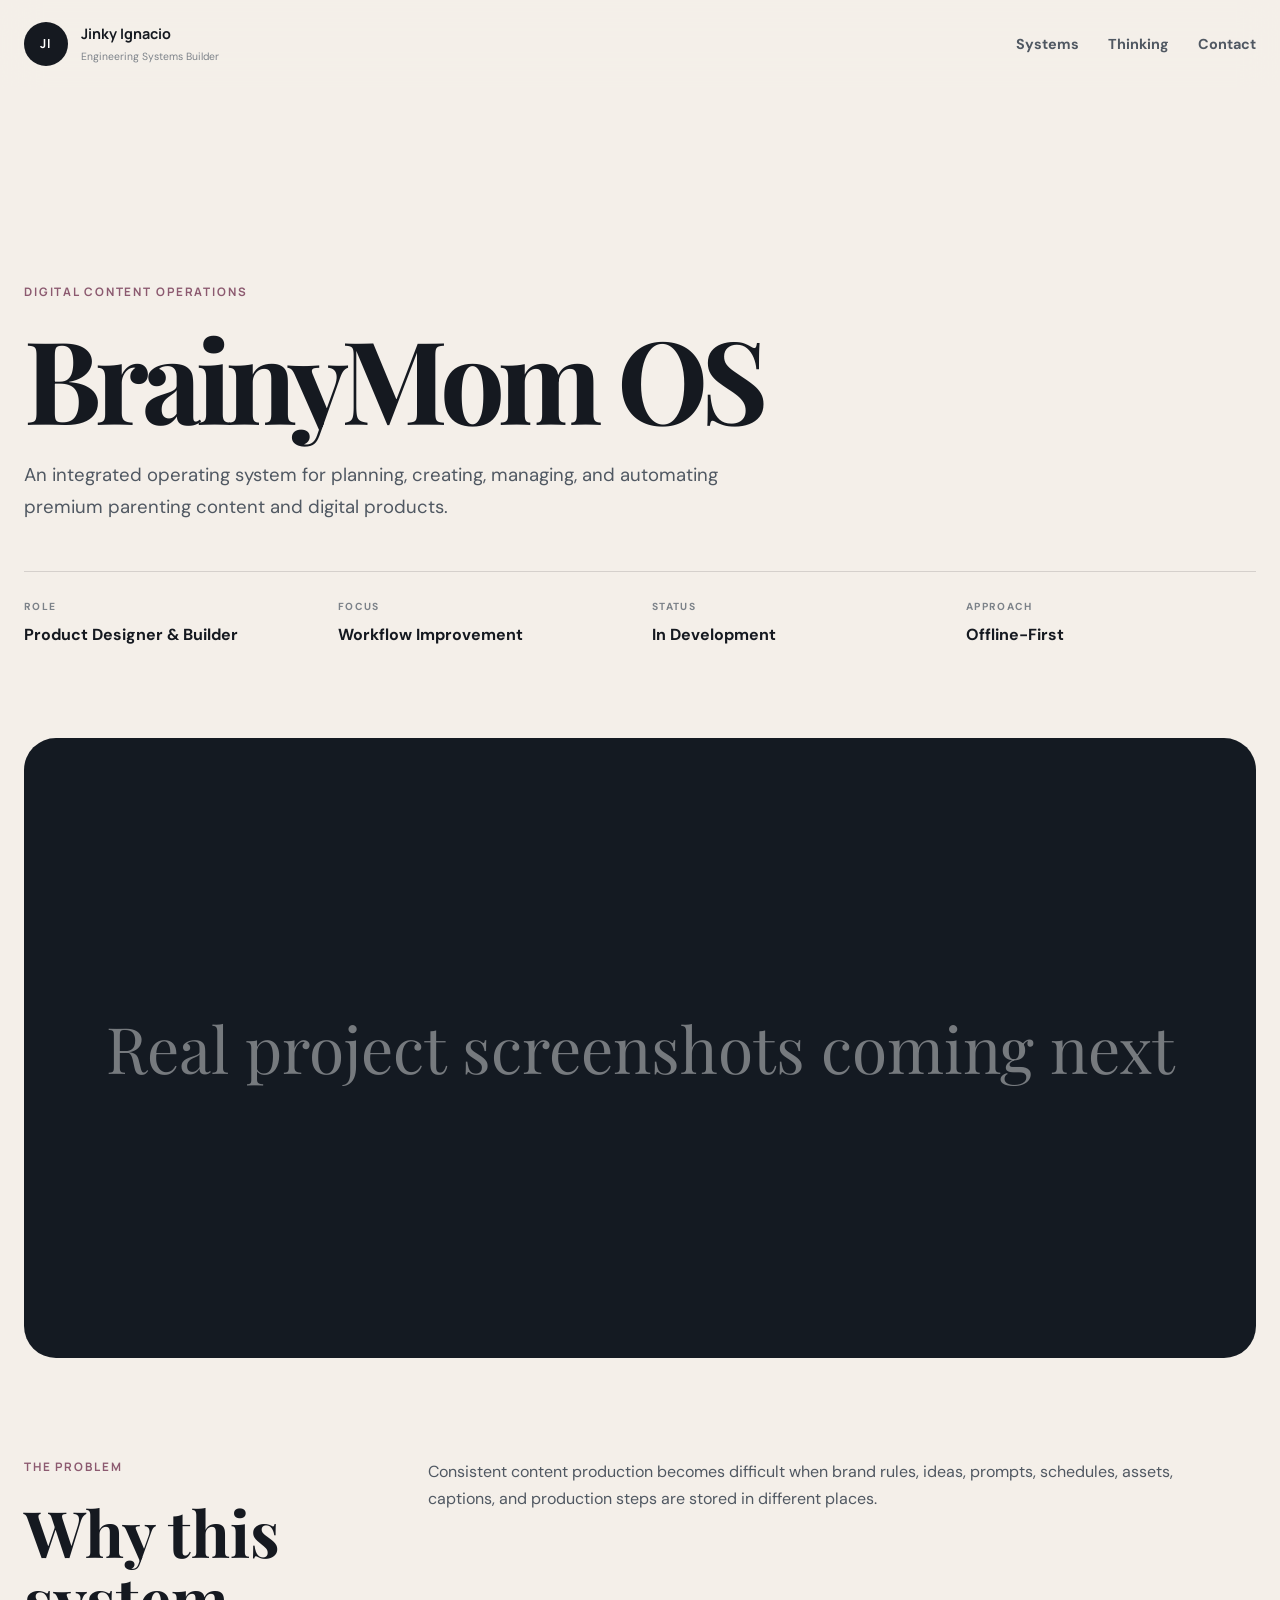
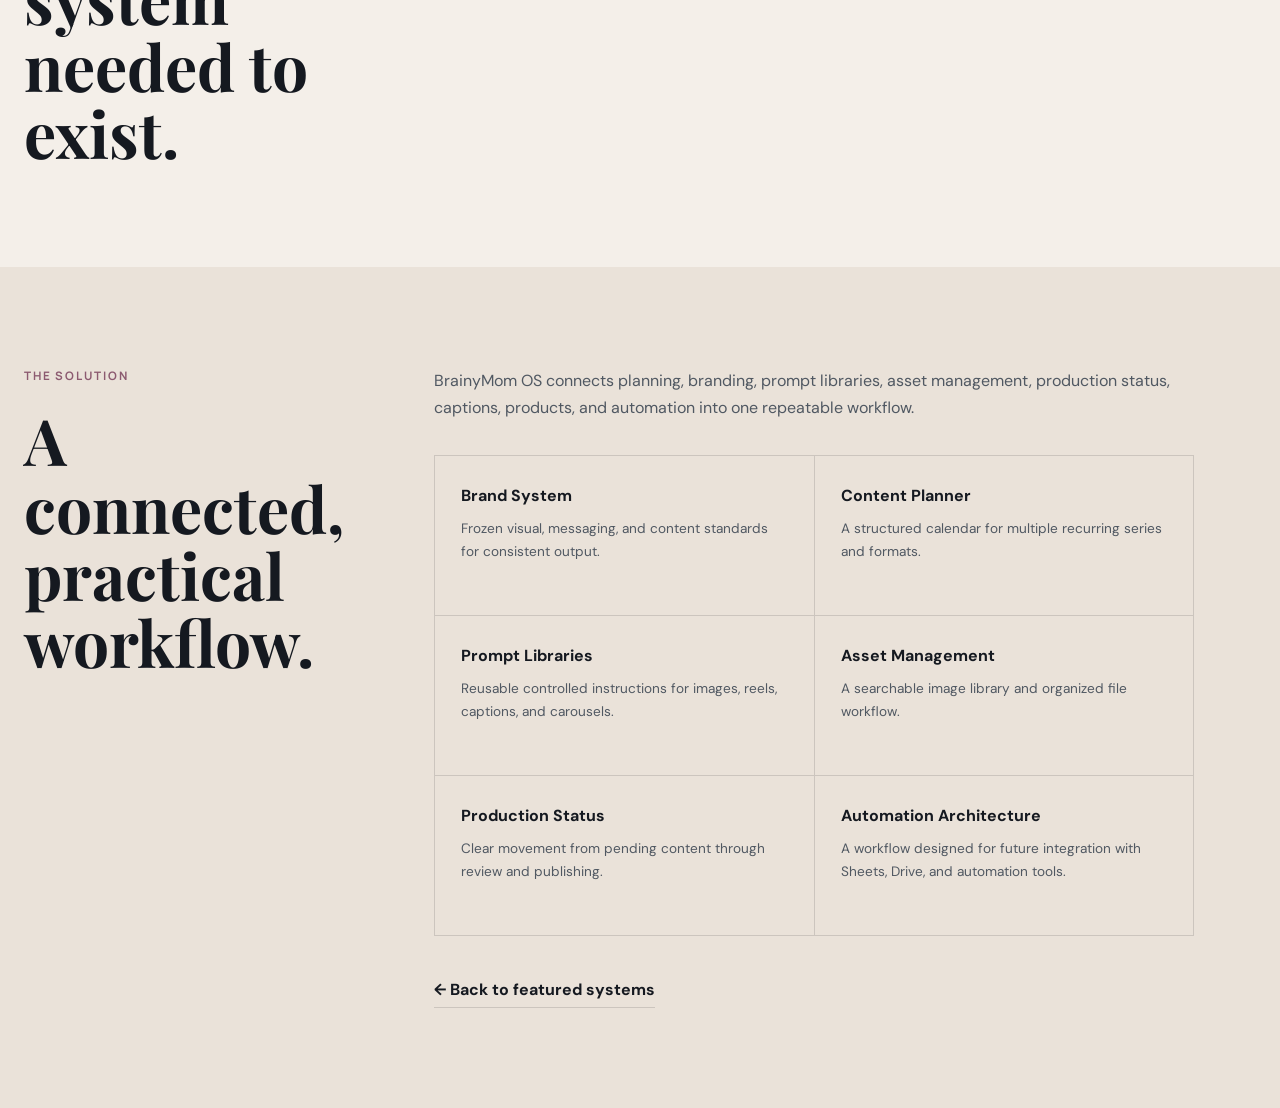
<file: projects/brainymom.html>
<!DOCTYPE html>
<html lang="en">
<head>
  <meta charset="UTF-8" />
  <meta name="viewport" content="width=device-width, initial-scale=1.0" />
  <title>BrainyMom OS | Jinky Ignacio</title>
  <link rel="preconnect" href="https://fonts.googleapis.com">
  <link rel="preconnect" href="https://fonts.gstatic.com" crossorigin>
  <link href="https://fonts.googleapis.com/css2?family=DM+Sans:wght@400;500;600;700&family=Manrope:wght@500;600;700&family=Playfair+Display:ital,wght@0,600;0,700;1,600&display=swap" rel="stylesheet">
  <link rel="stylesheet" href="../assets/css/project.css" />
</head>
<body>
  <header class="site-header scrolled">
    <div class="container nav-wrap">
      <a class="brand" href="../index.html">
        <span class="monogram">JI</span>
        <span class="brand-copy"><strong>Jinky Ignacio</strong><small>Engineering Systems Builder</small></span>
      </a>
      <nav class="nav-links">
        <a href="../index.html#systems">Systems</a>
        <a href="../index.html#thinking">Thinking</a>
        <a href="../index.html#contact">Contact</a>
      </nav>
    </div>
  </header>

  <main>
    <section class="case-hero">
      <div class="container">
        <p class="eyebrow">Digital Content Operations</p>
        <h1>BrainyMom OS</h1>
        <p class="case-intro">An integrated operating system for planning, creating, managing, and automating premium parenting content and digital products.</p>

        <div class="case-meta">
          <div><small>Role</small><strong>Product Designer & Builder</strong></div>
          <div><small>Focus</small><strong>Workflow Improvement</strong></div>
          <div><small>Status</small><strong>In Development</strong></div>
          <div><small>Approach</small><strong>Offline-First</strong></div>
        </div>
      </div>
    </section>

    <section class="container">
      <div class="case-banner">Real project screenshots coming next</div>
    </section>

    <section class="case-section">
      <div class="container case-grid">
        <div><p class="eyebrow">The Problem</p><h2>Why this system needed to exist.</h2></div>
        <div class="case-body"><p>Consistent content production becomes difficult when brand rules, ideas, prompts, schedules, assets, captions, and production steps are stored in different places.</p></div>
      </div>
    </section>

    <section class="case-section" style="background:var(--soft)">
      <div class="container case-grid">
        <div><p class="eyebrow">The Solution</p><h2>A connected, practical workflow.</h2></div>
        <div class="case-body">
          <p>BrainyMom OS connects planning, branding, prompt libraries, asset management, production status, captions, products, and automation into one repeatable workflow.</p>
          <div class="feature-list"><div><strong>Brand System</strong><p>Frozen visual, messaging, and content standards for consistent output.</p></div>
<div><strong>Content Planner</strong><p>A structured calendar for multiple recurring series and formats.</p></div>
<div><strong>Prompt Libraries</strong><p>Reusable controlled instructions for images, reels, captions, and carousels.</p></div>
<div><strong>Asset Management</strong><p>A searchable image library and organized file workflow.</p></div>
<div><strong>Production Status</strong><p>Clear movement from pending content through review and publishing.</p></div>
<div><strong>Automation Architecture</strong><p>A workflow designed for future integration with Sheets, Drive, and automation tools.</p></div></div>
          <a class="back-link" href="../index.html#systems">← Back to featured systems</a>
        </div>
      </div>
    </section>
  </main>

  <script src="../assets/js/main.js"></script>
</body>
</html>
</file>
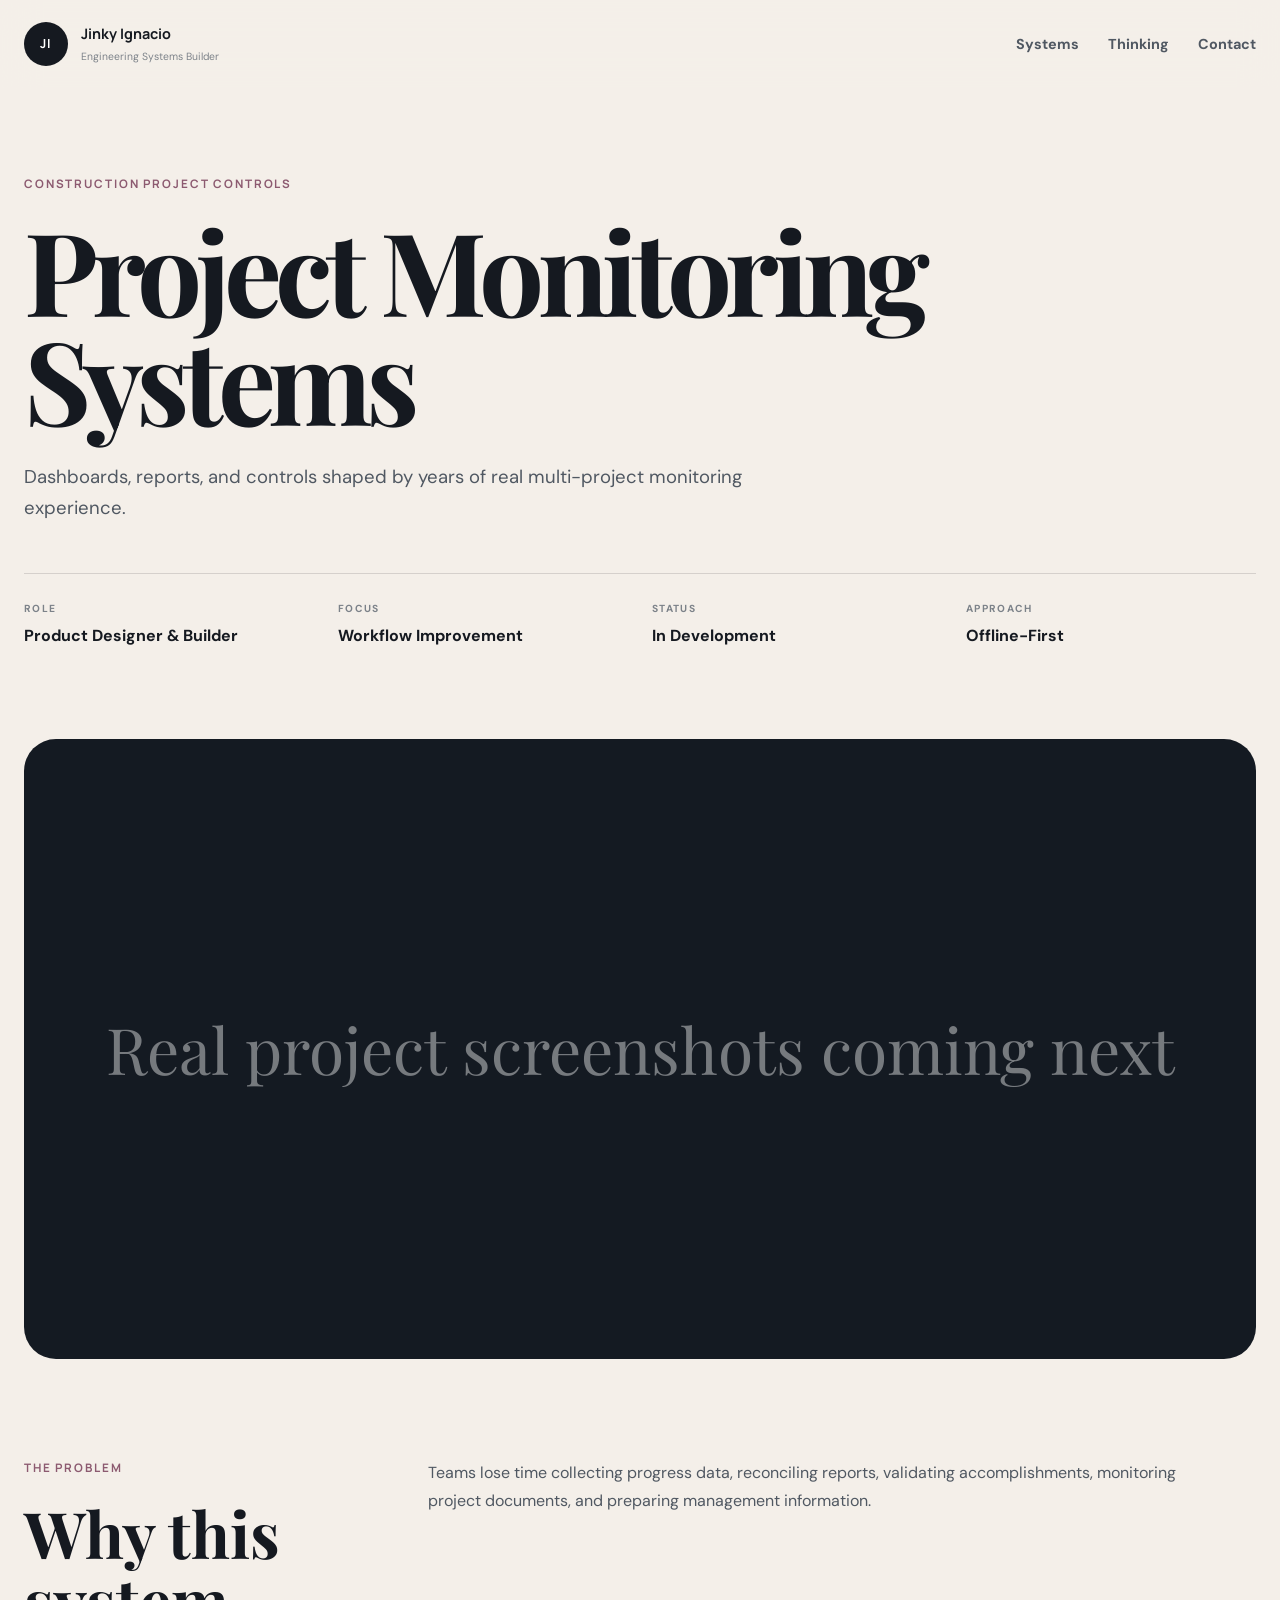
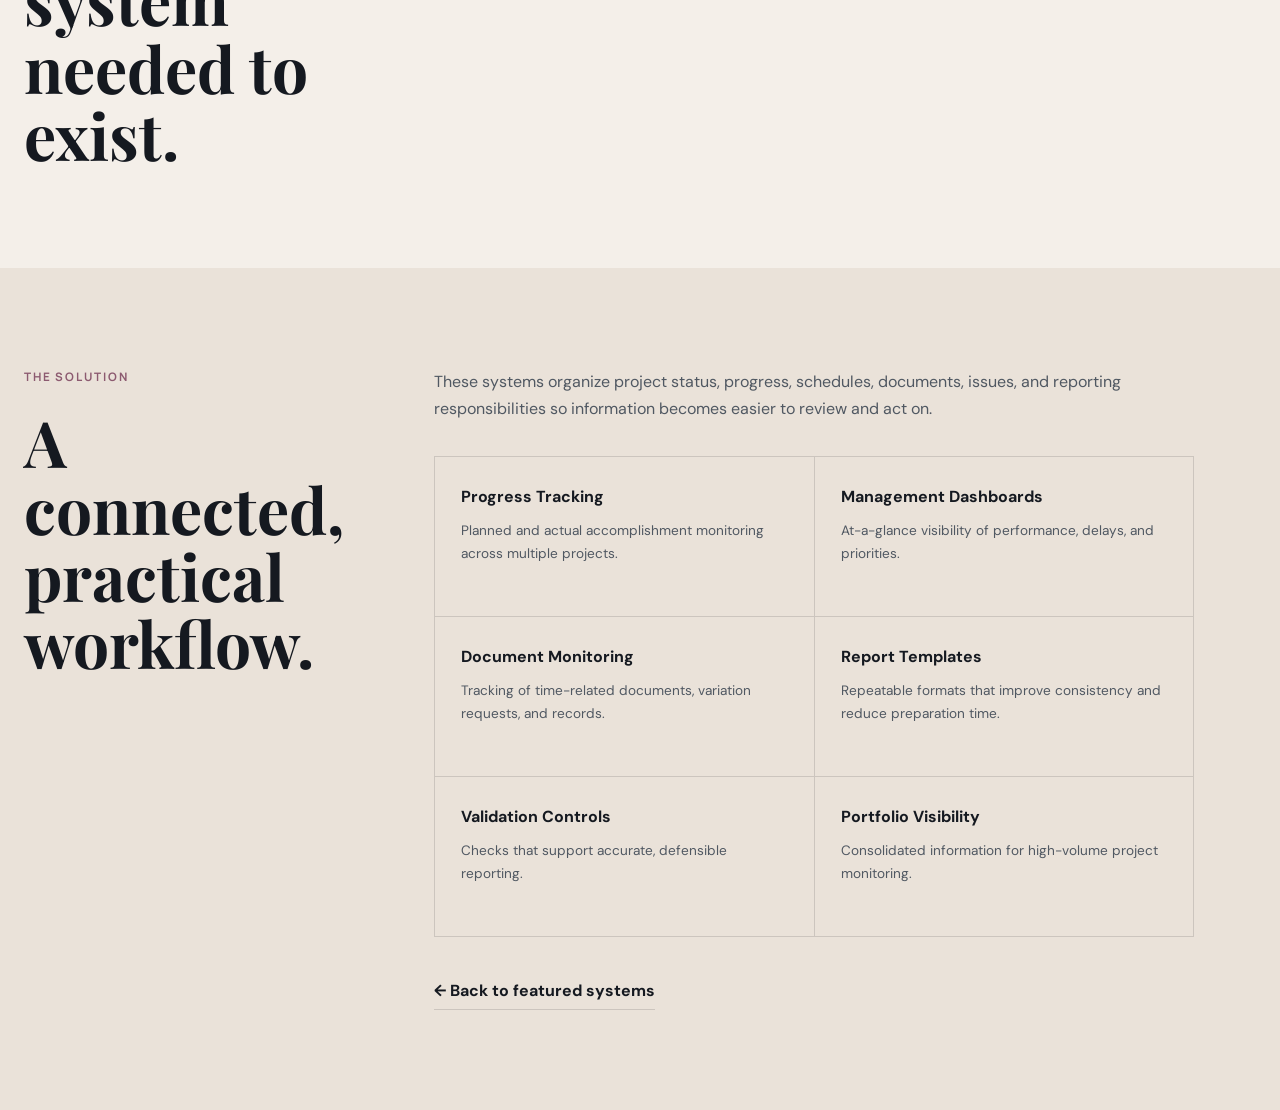
<file: projects/monitoring.html>
<!DOCTYPE html>
<html lang="en">
<head>
  <meta charset="UTF-8" />
  <meta name="viewport" content="width=device-width, initial-scale=1.0" />
  <title>Project Monitoring Systems | Jinky Ignacio</title>
  <link rel="preconnect" href="https://fonts.googleapis.com">
  <link rel="preconnect" href="https://fonts.gstatic.com" crossorigin>
  <link href="https://fonts.googleapis.com/css2?family=DM+Sans:wght@400;500;600;700&family=Manrope:wght@500;600;700&family=Playfair+Display:ital,wght@0,600;0,700;1,600&display=swap" rel="stylesheet">
  <link rel="stylesheet" href="../assets/css/project.css" />
</head>
<body>
  <header class="site-header scrolled">
    <div class="container nav-wrap">
      <a class="brand" href="../index.html">
        <span class="monogram">JI</span>
        <span class="brand-copy"><strong>Jinky Ignacio</strong><small>Engineering Systems Builder</small></span>
      </a>
      <nav class="nav-links">
        <a href="../index.html#systems">Systems</a>
        <a href="../index.html#thinking">Thinking</a>
        <a href="../index.html#contact">Contact</a>
      </nav>
    </div>
  </header>

  <main>
    <section class="case-hero">
      <div class="container">
        <p class="eyebrow">Construction Project Controls</p>
        <h1>Project Monitoring Systems</h1>
        <p class="case-intro">Dashboards, reports, and controls shaped by years of real multi-project monitoring experience.</p>

        <div class="case-meta">
          <div><small>Role</small><strong>Product Designer & Builder</strong></div>
          <div><small>Focus</small><strong>Workflow Improvement</strong></div>
          <div><small>Status</small><strong>In Development</strong></div>
          <div><small>Approach</small><strong>Offline-First</strong></div>
        </div>
      </div>
    </section>

    <section class="container">
      <div class="case-banner">Real project screenshots coming next</div>
    </section>

    <section class="case-section">
      <div class="container case-grid">
        <div><p class="eyebrow">The Problem</p><h2>Why this system needed to exist.</h2></div>
        <div class="case-body"><p>Teams lose time collecting progress data, reconciling reports, validating accomplishments, monitoring project documents, and preparing management information.</p></div>
      </div>
    </section>

    <section class="case-section" style="background:var(--soft)">
      <div class="container case-grid">
        <div><p class="eyebrow">The Solution</p><h2>A connected, practical workflow.</h2></div>
        <div class="case-body">
          <p>These systems organize project status, progress, schedules, documents, issues, and reporting responsibilities so information becomes easier to review and act on.</p>
          <div class="feature-list"><div><strong>Progress Tracking</strong><p>Planned and actual accomplishment monitoring across multiple projects.</p></div>
<div><strong>Management Dashboards</strong><p>At-a-glance visibility of performance, delays, and priorities.</p></div>
<div><strong>Document Monitoring</strong><p>Tracking of time-related documents, variation requests, and records.</p></div>
<div><strong>Report Templates</strong><p>Repeatable formats that improve consistency and reduce preparation time.</p></div>
<div><strong>Validation Controls</strong><p>Checks that support accurate, defensible reporting.</p></div>
<div><strong>Portfolio Visibility</strong><p>Consolidated information for high-volume project monitoring.</p></div></div>
          <a class="back-link" href="../index.html#systems">← Back to featured systems</a>
        </div>
      </div>
    </section>
  </main>

  <script src="../assets/js/main.js"></script>
</body>
</html>
</file>
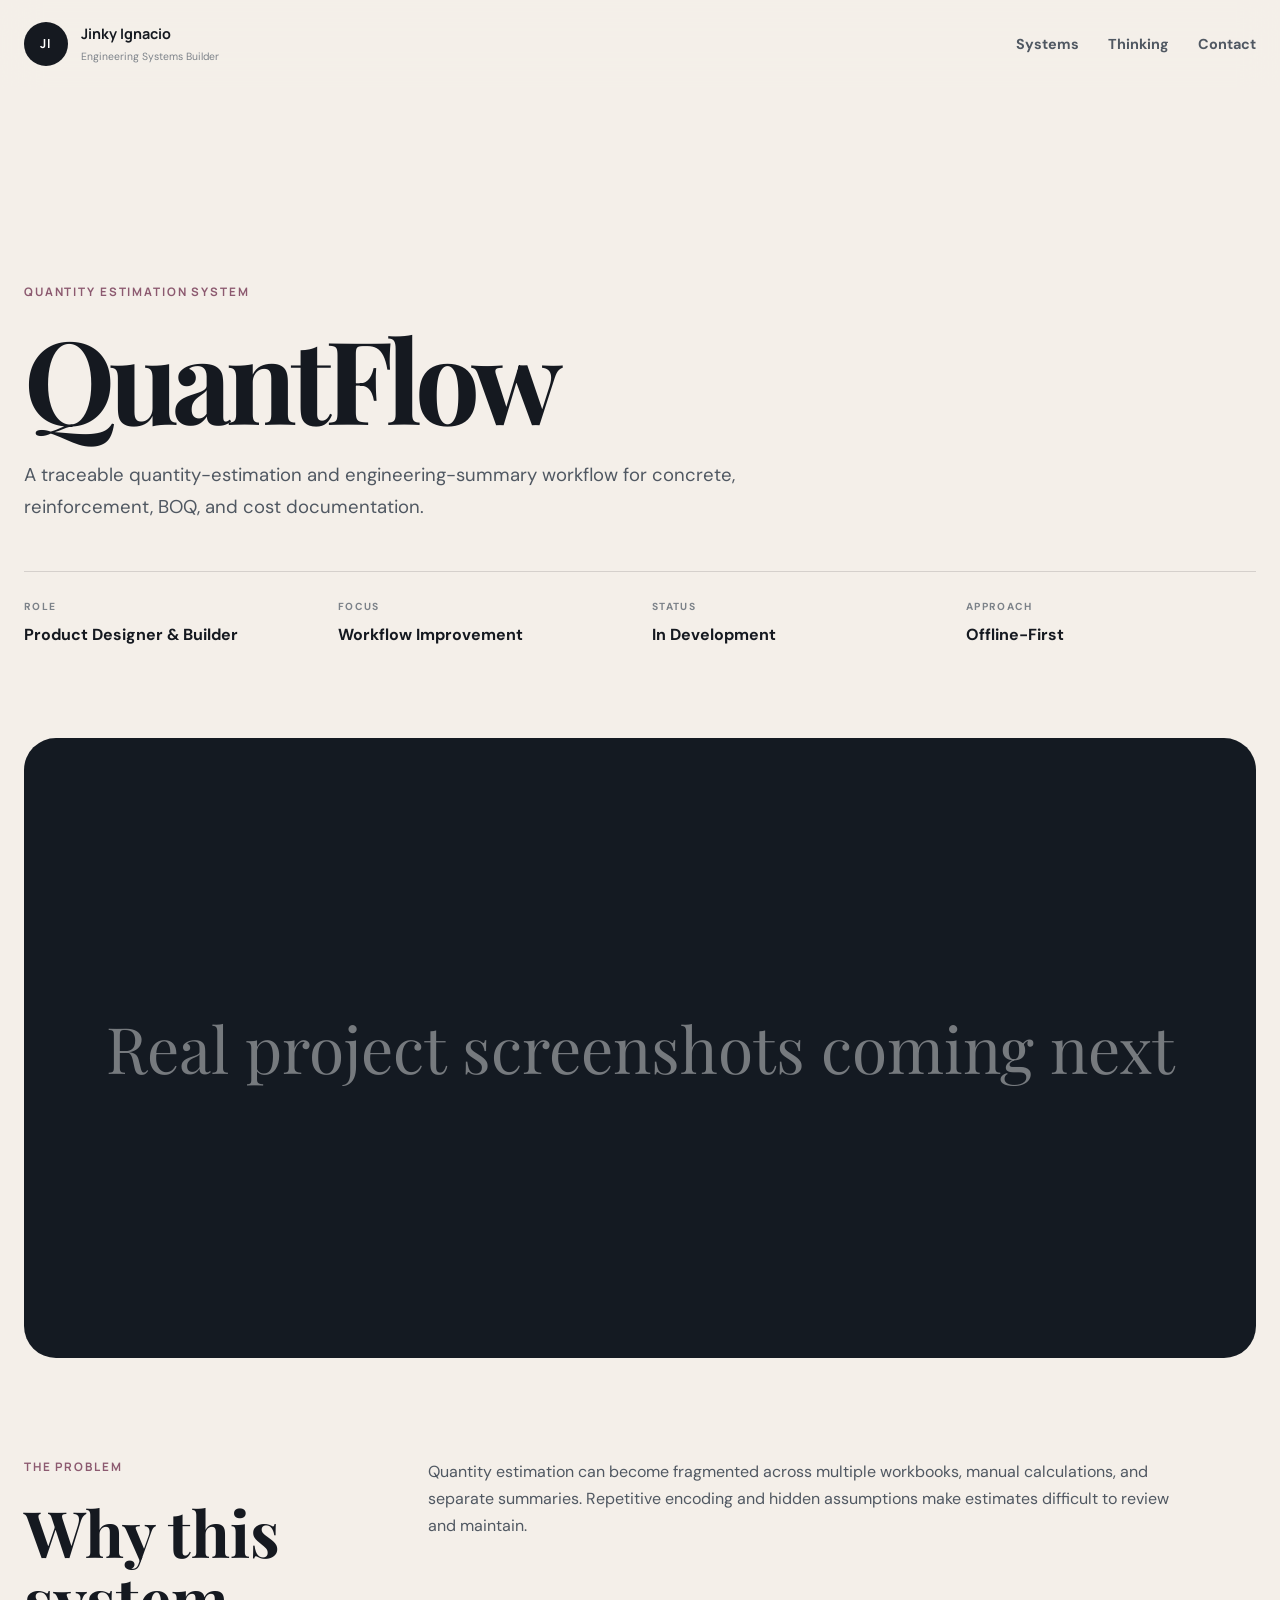
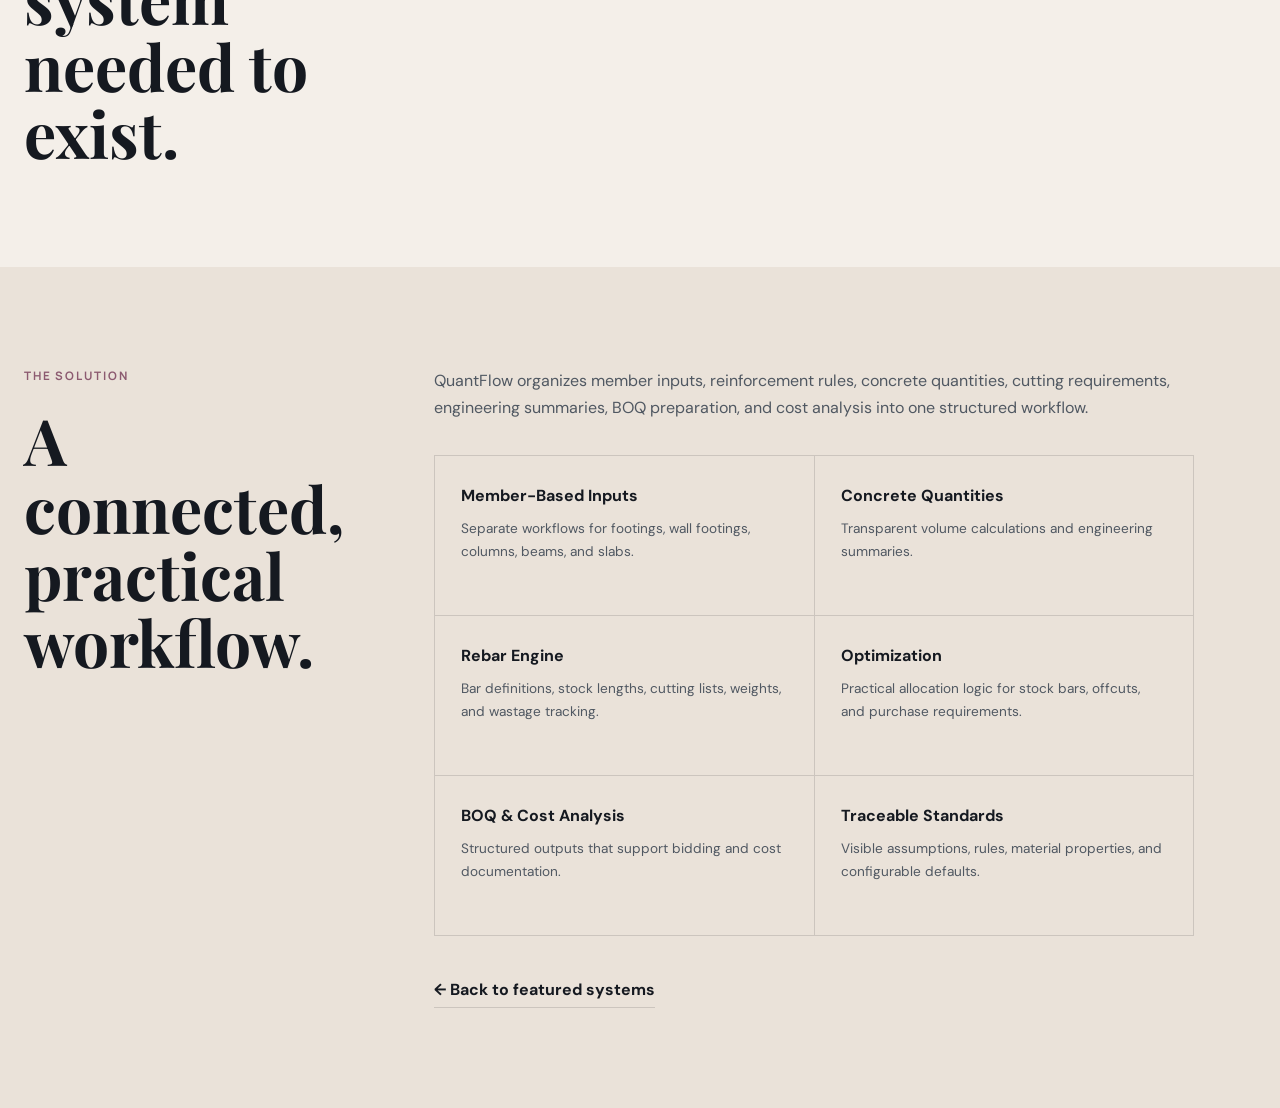
<file: projects/quantflow.html>
<!DOCTYPE html>
<html lang="en">
<head>
  <meta charset="UTF-8" />
  <meta name="viewport" content="width=device-width, initial-scale=1.0" />
  <title>QuantFlow | Jinky Ignacio</title>
  <link rel="preconnect" href="https://fonts.googleapis.com">
  <link rel="preconnect" href="https://fonts.gstatic.com" crossorigin>
  <link href="https://fonts.googleapis.com/css2?family=DM+Sans:wght@400;500;600;700&family=Manrope:wght@500;600;700&family=Playfair+Display:ital,wght@0,600;0,700;1,600&display=swap" rel="stylesheet">
  <link rel="stylesheet" href="../assets/css/project.css" />
</head>
<body>
  <header class="site-header scrolled">
    <div class="container nav-wrap">
      <a class="brand" href="../index.html">
        <span class="monogram">JI</span>
        <span class="brand-copy"><strong>Jinky Ignacio</strong><small>Engineering Systems Builder</small></span>
      </a>
      <nav class="nav-links">
        <a href="../index.html#systems">Systems</a>
        <a href="../index.html#thinking">Thinking</a>
        <a href="../index.html#contact">Contact</a>
      </nav>
    </div>
  </header>

  <main>
    <section class="case-hero">
      <div class="container">
        <p class="eyebrow">Quantity Estimation System</p>
        <h1>QuantFlow</h1>
        <p class="case-intro">A traceable quantity-estimation and engineering-summary workflow for concrete, reinforcement, BOQ, and cost documentation.</p>

        <div class="case-meta">
          <div><small>Role</small><strong>Product Designer & Builder</strong></div>
          <div><small>Focus</small><strong>Workflow Improvement</strong></div>
          <div><small>Status</small><strong>In Development</strong></div>
          <div><small>Approach</small><strong>Offline-First</strong></div>
        </div>
      </div>
    </section>

    <section class="container">
      <div class="case-banner">Real project screenshots coming next</div>
    </section>

    <section class="case-section">
      <div class="container case-grid">
        <div><p class="eyebrow">The Problem</p><h2>Why this system needed to exist.</h2></div>
        <div class="case-body"><p>Quantity estimation can become fragmented across multiple workbooks, manual calculations, and separate summaries. Repetitive encoding and hidden assumptions make estimates difficult to review and maintain.</p></div>
      </div>
    </section>

    <section class="case-section" style="background:var(--soft)">
      <div class="container case-grid">
        <div><p class="eyebrow">The Solution</p><h2>A connected, practical workflow.</h2></div>
        <div class="case-body">
          <p>QuantFlow organizes member inputs, reinforcement rules, concrete quantities, cutting requirements, engineering summaries, BOQ preparation, and cost analysis into one structured workflow.</p>
          <div class="feature-list"><div><strong>Member-Based Inputs</strong><p>Separate workflows for footings, wall footings, columns, beams, and slabs.</p></div>
<div><strong>Concrete Quantities</strong><p>Transparent volume calculations and engineering summaries.</p></div>
<div><strong>Rebar Engine</strong><p>Bar definitions, stock lengths, cutting lists, weights, and wastage tracking.</p></div>
<div><strong>Optimization</strong><p>Practical allocation logic for stock bars, offcuts, and purchase requirements.</p></div>
<div><strong>BOQ & Cost Analysis</strong><p>Structured outputs that support bidding and cost documentation.</p></div>
<div><strong>Traceable Standards</strong><p>Visible assumptions, rules, material properties, and configurable defaults.</p></div></div>
          <a class="back-link" href="../index.html#systems">← Back to featured systems</a>
        </div>
      </div>
    </section>
  </main>

  <script src="../assets/js/main.js"></script>
</body>
</html>
</file>
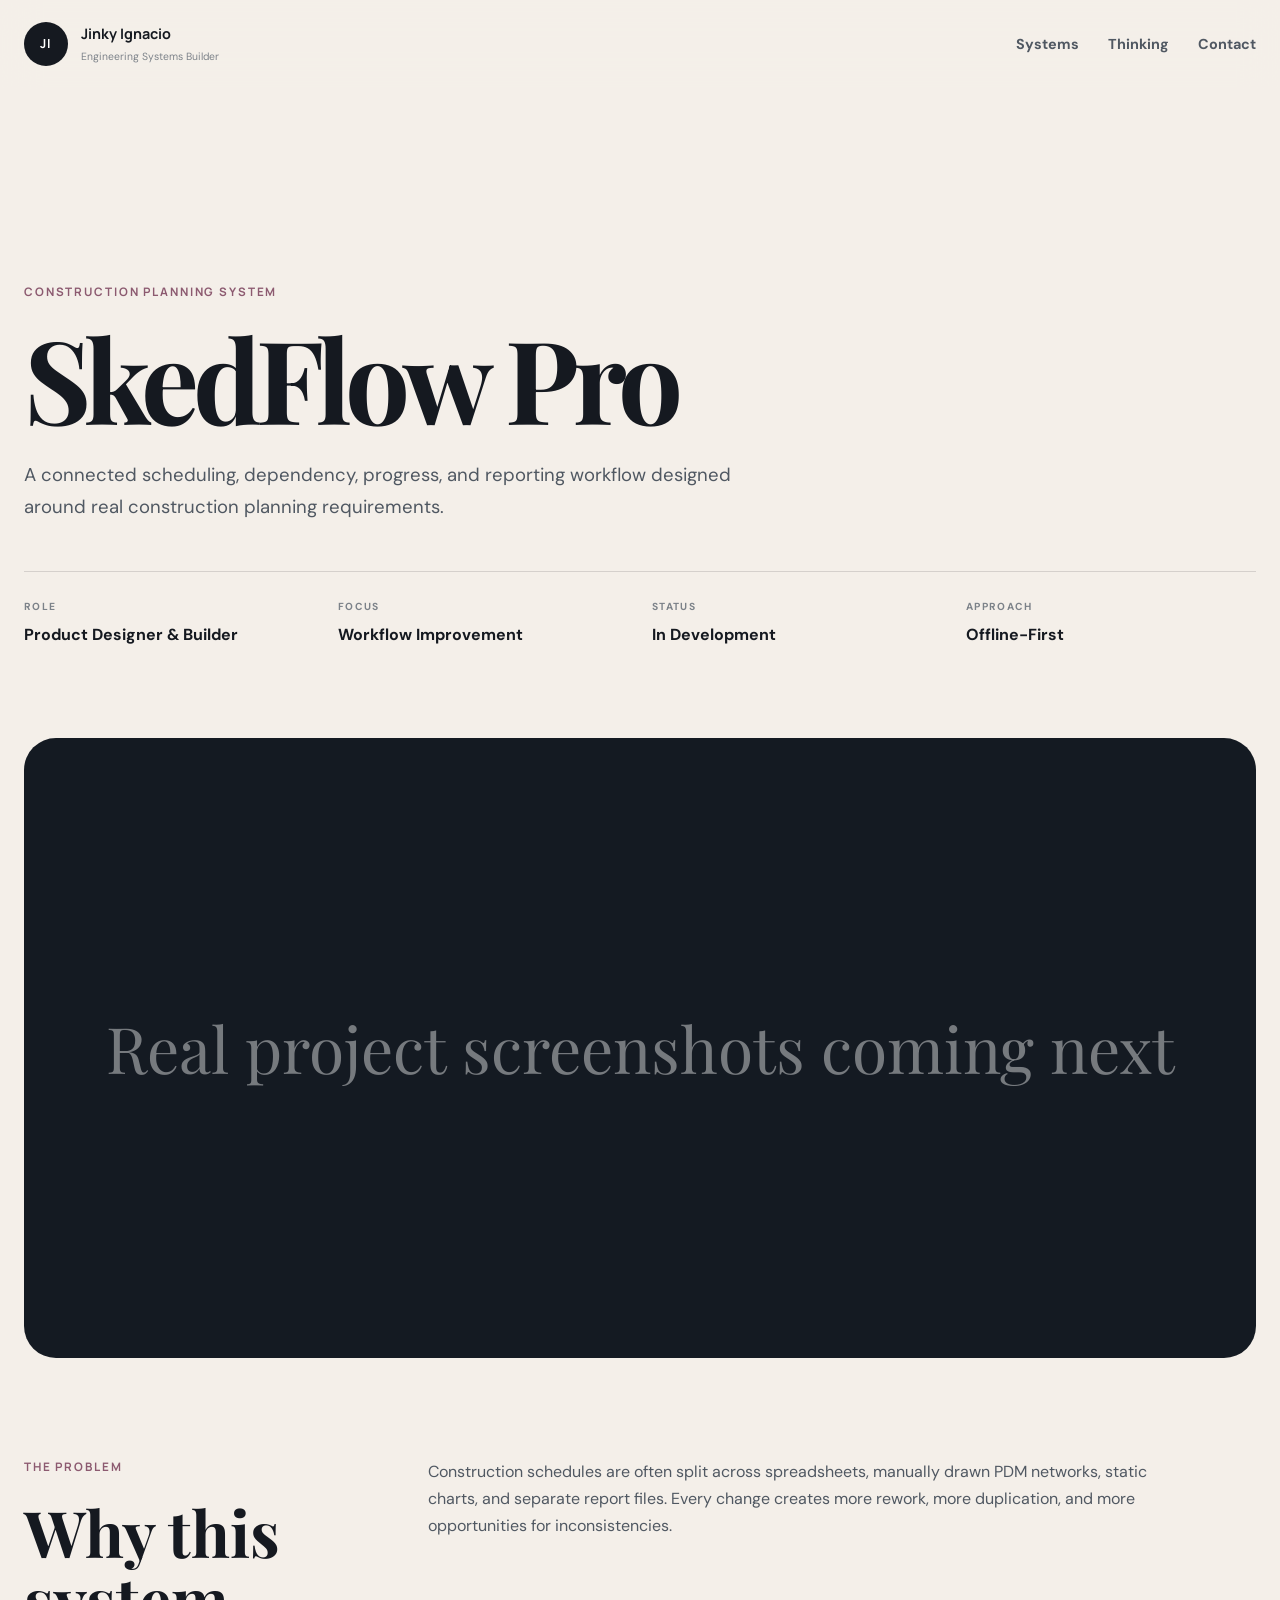
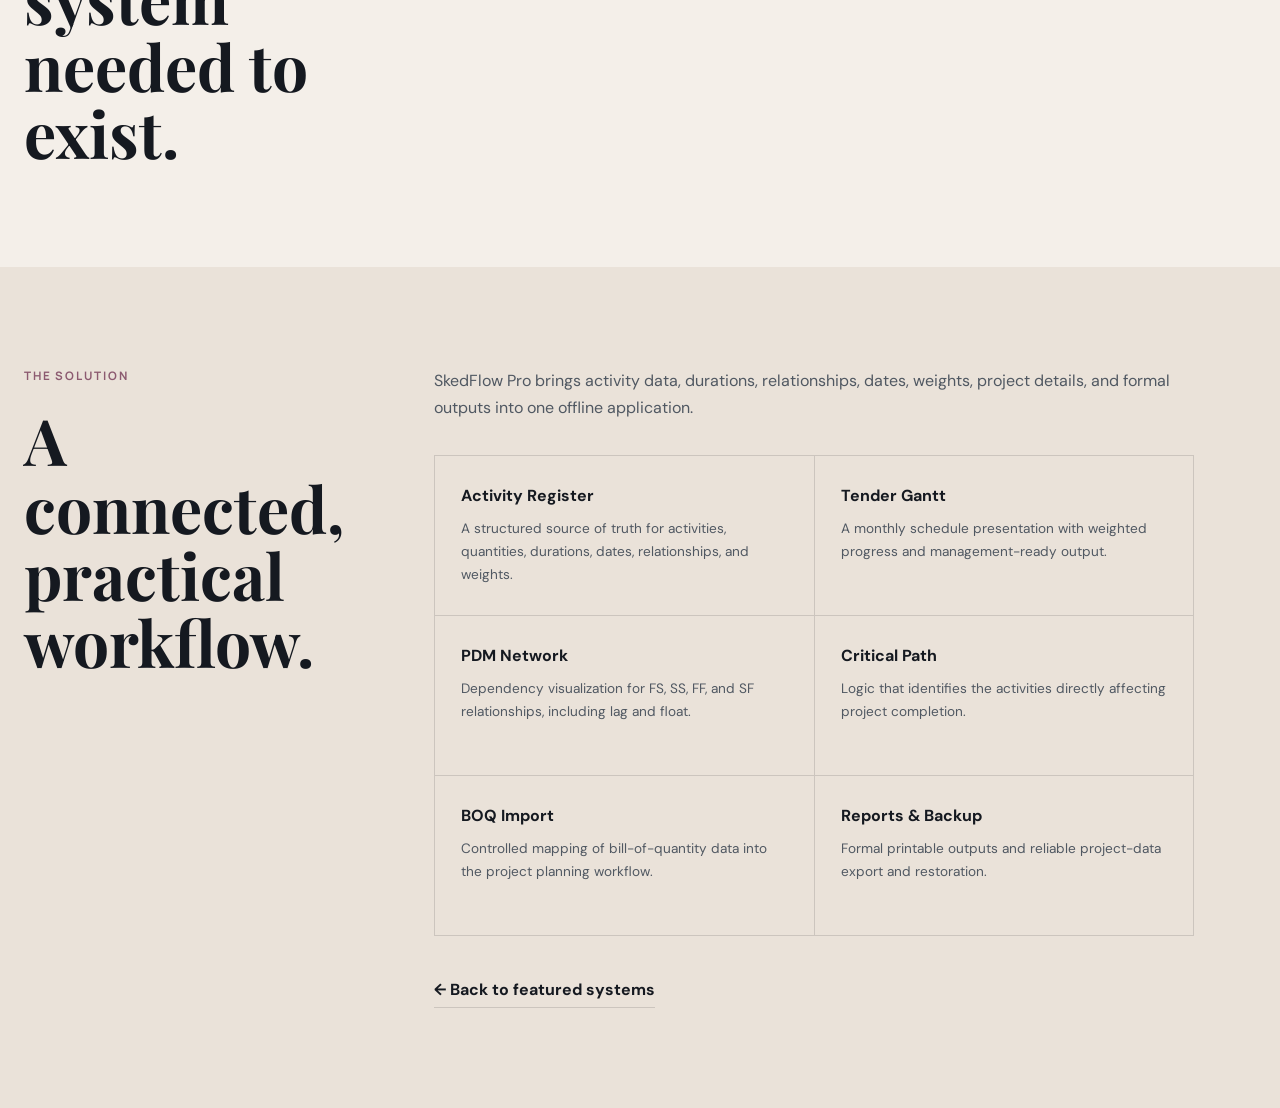
<file: projects/skedflow.html>
<!DOCTYPE html>
<html lang="en">
<head>
  <meta charset="UTF-8" />
  <meta name="viewport" content="width=device-width, initial-scale=1.0" />
  <title>SkedFlow Pro | Jinky Ignacio</title>
  <link rel="preconnect" href="https://fonts.googleapis.com">
  <link rel="preconnect" href="https://fonts.gstatic.com" crossorigin>
  <link href="https://fonts.googleapis.com/css2?family=DM+Sans:wght@400;500;600;700&family=Manrope:wght@500;600;700&family=Playfair+Display:ital,wght@0,600;0,700;1,600&display=swap" rel="stylesheet">
  <link rel="stylesheet" href="../assets/css/project.css" />
</head>
<body>
  <header class="site-header scrolled">
    <div class="container nav-wrap">
      <a class="brand" href="../index.html">
        <span class="monogram">JI</span>
        <span class="brand-copy"><strong>Jinky Ignacio</strong><small>Engineering Systems Builder</small></span>
      </a>
      <nav class="nav-links">
        <a href="../index.html#systems">Systems</a>
        <a href="../index.html#thinking">Thinking</a>
        <a href="../index.html#contact">Contact</a>
      </nav>
    </div>
  </header>

  <main>
    <section class="case-hero">
      <div class="container">
        <p class="eyebrow">Construction Planning System</p>
        <h1>SkedFlow Pro</h1>
        <p class="case-intro">A connected scheduling, dependency, progress, and reporting workflow designed around real construction planning requirements.</p>

        <div class="case-meta">
          <div><small>Role</small><strong>Product Designer & Builder</strong></div>
          <div><small>Focus</small><strong>Workflow Improvement</strong></div>
          <div><small>Status</small><strong>In Development</strong></div>
          <div><small>Approach</small><strong>Offline-First</strong></div>
        </div>
      </div>
    </section>

    <section class="container">
      <div class="case-banner">Real project screenshots coming next</div>
    </section>

    <section class="case-section">
      <div class="container case-grid">
        <div><p class="eyebrow">The Problem</p><h2>Why this system needed to exist.</h2></div>
        <div class="case-body"><p>Construction schedules are often split across spreadsheets, manually drawn PDM networks, static charts, and separate report files. Every change creates more rework, more duplication, and more opportunities for inconsistencies.</p></div>
      </div>
    </section>

    <section class="case-section" style="background:var(--soft)">
      <div class="container case-grid">
        <div><p class="eyebrow">The Solution</p><h2>A connected, practical workflow.</h2></div>
        <div class="case-body">
          <p>SkedFlow Pro brings activity data, durations, relationships, dates, weights, project details, and formal outputs into one offline application.</p>
          <div class="feature-list"><div><strong>Activity Register</strong><p>A structured source of truth for activities, quantities, durations, dates, relationships, and weights.</p></div>
<div><strong>Tender Gantt</strong><p>A monthly schedule presentation with weighted progress and management-ready output.</p></div>
<div><strong>PDM Network</strong><p>Dependency visualization for FS, SS, FF, and SF relationships, including lag and float.</p></div>
<div><strong>Critical Path</strong><p>Logic that identifies the activities directly affecting project completion.</p></div>
<div><strong>BOQ Import</strong><p>Controlled mapping of bill-of-quantity data into the project planning workflow.</p></div>
<div><strong>Reports & Backup</strong><p>Formal printable outputs and reliable project-data export and restoration.</p></div></div>
          <a class="back-link" href="../index.html#systems">← Back to featured systems</a>
        </div>
      </div>
    </section>
  </main>

  <script src="../assets/js/main.js"></script>
</body>
</html>
</file>
<file: assets/css/project.css>
@import url("../css/style.css");

.case-hero {
  min-height: 82vh;
  padding: 175px 0 90px;
  display: flex;
  align-items: end;
}

.case-hero h1 {
  max-width: 950px;
  font-family: "Playfair Display", serif;
  font-size: clamp(4rem, 9vw, 8rem);
  line-height: .95;
  letter-spacing: -.055em;
}

.case-intro {
  max-width: 760px;
  margin-top: 28px;
  color: var(--ink-2);
  font-size: 1.16rem;
}

.case-meta {
  margin-top: 48px;
  padding-top: 26px;
  display: grid;
  grid-template-columns: repeat(4,1fr);
  gap: 24px;
  border-top: 1px solid var(--line);
}

.case-meta small {
  display: block;
  color: var(--muted);
  font-size: .64rem;
  font-weight: 700;
  letter-spacing: .13em;
  text-transform: uppercase;
}

.case-meta strong {
  display: block;
  margin-top: 5px;
}

.case-banner {
  min-height: 620px;
  display: grid;
  place-items: center;
  color: rgba(255,255,255,.42);
  background: var(--dark);
  border-radius: 32px;
  font-family: "Playfair Display", serif;
  font-size: clamp(2rem, 5vw, 4rem);
}

.case-section { padding: 100px 0; }

.case-grid {
  display: grid;
  grid-template-columns: .55fr 1.45fr;
  gap: 90px;
}

.case-grid h2 {
  font-family: "Playfair Display", serif;
  font-size: clamp(2.4rem, 5vw, 4.4rem);
  line-height: 1.05;
}

.case-body {
  max-width: 760px;
}

.case-body p {
  margin-bottom: 20px;
  color: var(--ink-2);
}

.feature-list {
  margin-top: 34px;
  display: grid;
  grid-template-columns: repeat(2,1fr);
  border-top: 1px solid var(--line);
  border-left: 1px solid var(--line);
}

.feature-list div {
  min-height: 160px;
  padding: 26px;
  border-right: 1px solid var(--line);
  border-bottom: 1px solid var(--line);
}

.feature-list strong {
  display: block;
  margin-bottom: 8px;
}

.feature-list p {
  margin: 0;
  font-size: .85rem;
}

.back-link {
  display: inline-block;
  margin-top: 40px;
  padding-bottom: 4px;
  border-bottom: 1px solid var(--line);
  font-weight: 700;
}

@media(max-width:800px) {
  .case-meta,
  .case-grid {
    grid-template-columns: 1fr;
  }

  .case-grid { gap: 35px; }

  .case-banner { min-height: 400px; }
}

@media(max-width:560px) {
  .case-meta,
  .feature-list {
    grid-template-columns: 1fr;
  }
}
</file>
